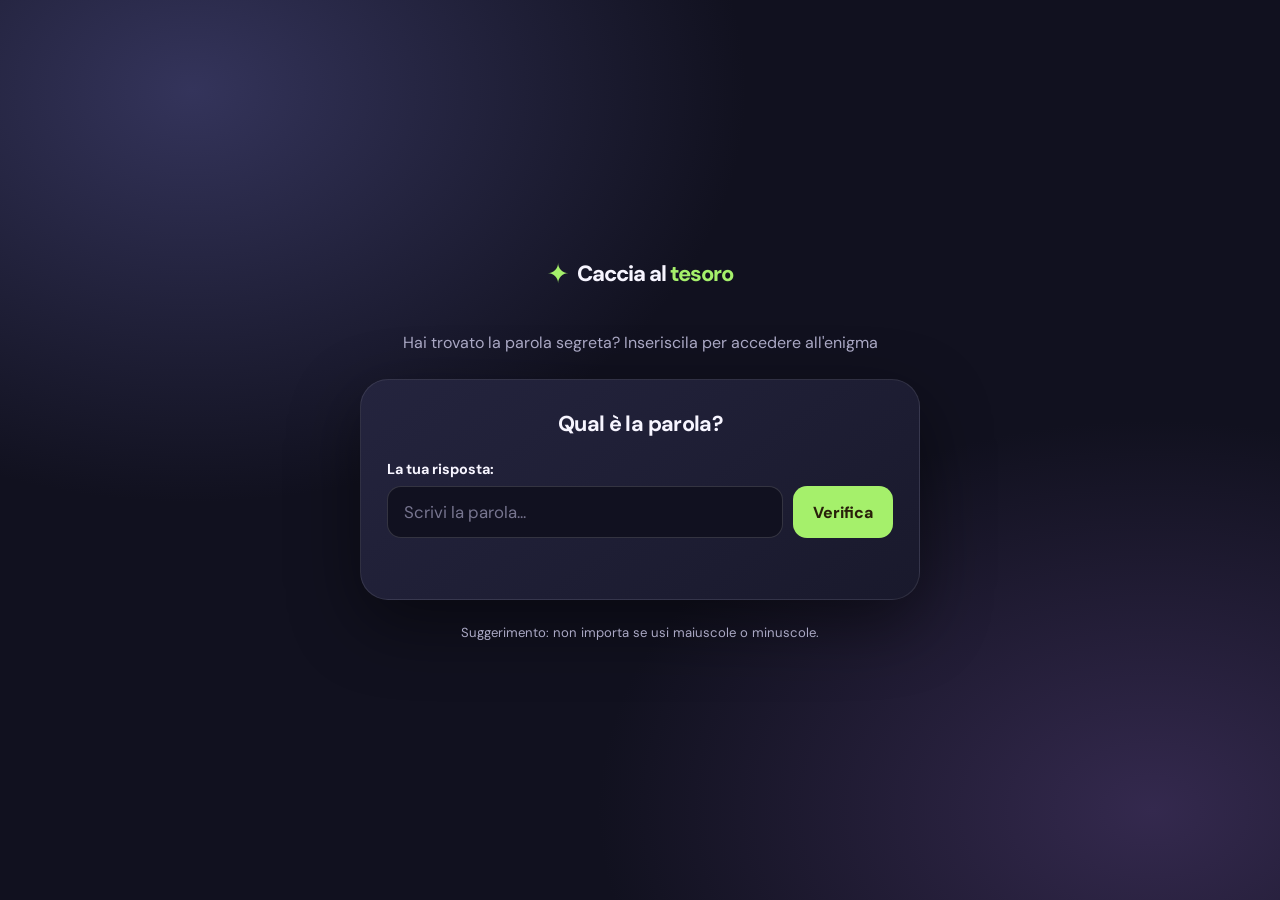
<file: index.html>
<!DOCTYPE html>
<html lang="it">
<head>
  <meta charset="UTF-8">
  <meta name="viewport" content="width=device-width, initial-scale=1.0">
  <meta name="theme-color" content="#11111f">
  <title>Caccia al tesoro</title>
  <link rel="stylesheet" href="style.css">
  <script src="config.js" defer></script>
  <script src="script.js" defer></script>
</head>
<body>
  <main class="app">
    <header class="topbar">
      <a class="brand" href="./" aria-label="Caccia al tesoro">
        <span class="brand-mark" aria-hidden="true">✦</span>
        <span>Caccia al <span class="brand-light">tesoro</span></span>
      </a>
    </header>

    <section class="intro">
      <!-- <p class="eyebrow">La prossima tappa ti aspetta</p> -->
      <!-- <h1>Caccia al tesoro</h1> -->
      <p class="subtitle">Hai trovato la parola segreta? Inseriscila per accedere all'enigma</p>
    </section>

    <section class="card" aria-labelledby="question-title">
      <!-- <div class="treasure-icon" aria-hidden="true">🔎</div> -->
      <h2 id="question-title">Qual è la parola?</h2>
      <form id="answerForm" novalidate>
        <label for="answer">La tua risposta:</label>
        <div class="answer-row">
          <input
            id="answer"
            name="answer"
            type="text"
            placeholder="Scrivi la parola..."
            autocomplete="off"
            autocapitalize="none"
            spellcheck="false"
            required
          >
          <button type="submit">Verifica</button>
        </div>
        <p id="feedback" class="feedback" role="status" aria-live="polite"></p>
      </form>
      <!-- <p class="hint">Attenzione: </p> -->
    </section>
    <footer>Suggerimento: non importa se usi maiuscole o minuscole.</footer>
  </main>
</body>
</html>
</file>
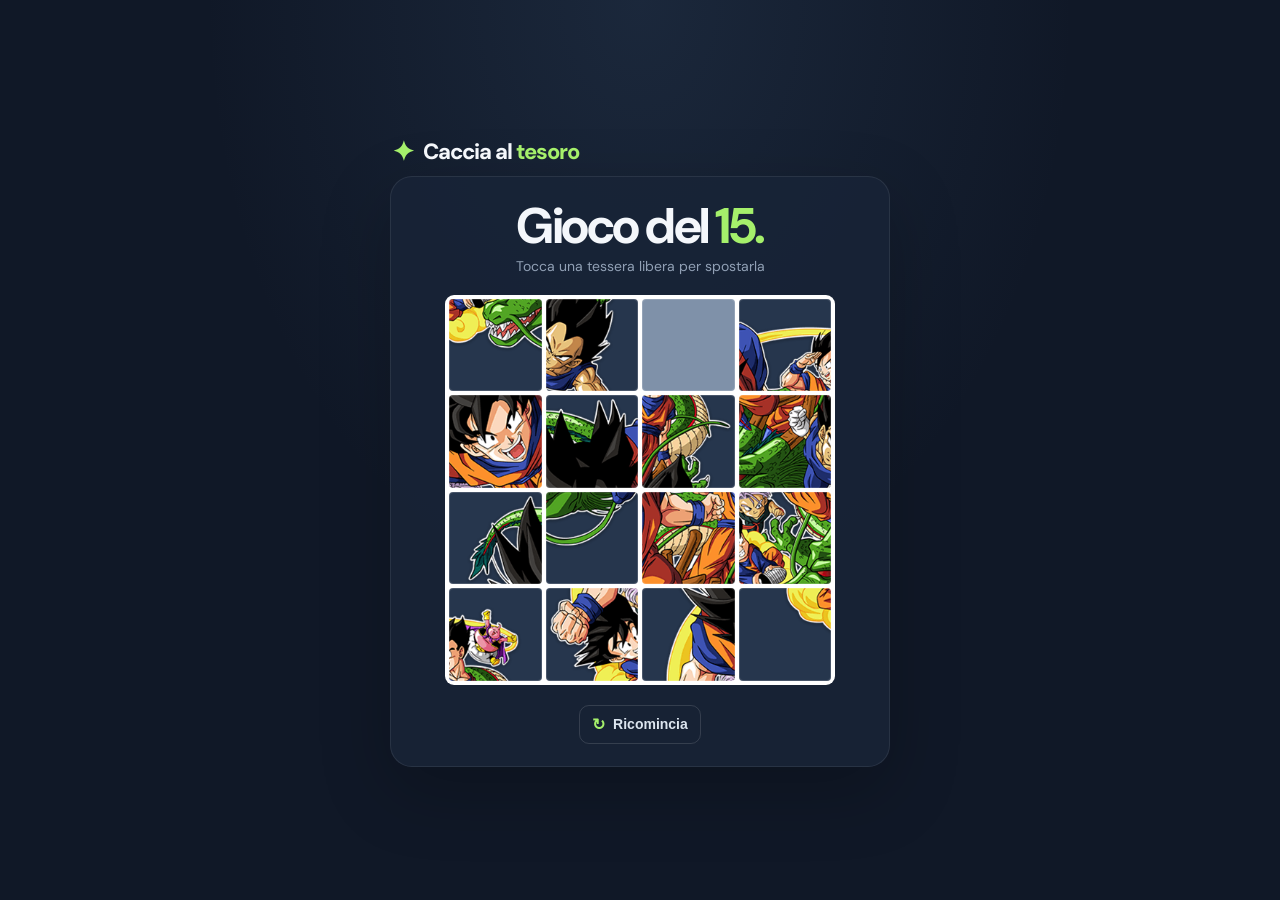
<file: g15/index.html>
<!DOCTYPE html>
<html lang="it">

<head>
    <meta charset="UTF-8">
    <meta name="viewport" content="width=device-width, initial-scale=1.0">
    <meta name="theme-color" content="#101827">
    <title>Il Gioco del 15</title>
    <link rel="preconnect" href="https://fonts.googleapis.com">
    <link rel="preconnect" href="https://fonts.gstatic.com" crossorigin>
    <link href="https://fonts.googleapis.com/css2?family=DM+Sans:wght@400;500;600;700;800&display=swap"
        rel="stylesheet">
    <link rel="stylesheet" href="style.css">

</head>

<body>
    <main class="game-shell">
        <header class="topbar">
            <a class="brand" href="#" aria-label="Gioco del 15, pagina iniziale">
<!--                 <span class="brand-mark">❋</span>
                <span>man<span class="brand-light">fry</span></span> -->
        <span class="brand-mark" aria-hidden="true">✦</span>
        <span>Caccia al <span class="brand-light">tesoro</span></span>
            </a>
        </header>
        <div class="game-container">
            <h1 id="game-title">Gioco del <span>15.</span></h1>
            <p class="subtitle">Tocca una tessera libera per spostarla</p>
            <!-- Griglia di gioco -->
            <div id="board" class="board"></div>

            <!-- Schermata di vittoria con immagine -->
            <div id="win-screen" class="win-screen">
                <!-- Puoi sostituire l'URL dell'immagine con una a tua scelta -->
                <!-- <img src="images/junior.png" alt="Immagine di Vittoria"> -->
                <div class="win-message">🏆 Enigma: <br></gr><span class="brand-light">Chi è?</span></div>
                <div>
                    <span>∗ È <span class="brand-light">amico</span> di Goku</span>
                </div>
                <div>
                    <span>∗ È nato su <span class="brand-light">Namecc</span></span>
                </div>
                <div>
                    <span>∗ La sua tecnica principale è il <span class="brand-light">cannone demoniaco</span></span>
                </div>
            </div>

            <button id="shuffle-btn" class="btn" type="button"><span aria-hidden="true">↻</span> Ricomincia</button>

        </div>
    </main>
    <script src="script.js"></script>
</body>

</html>
</file>
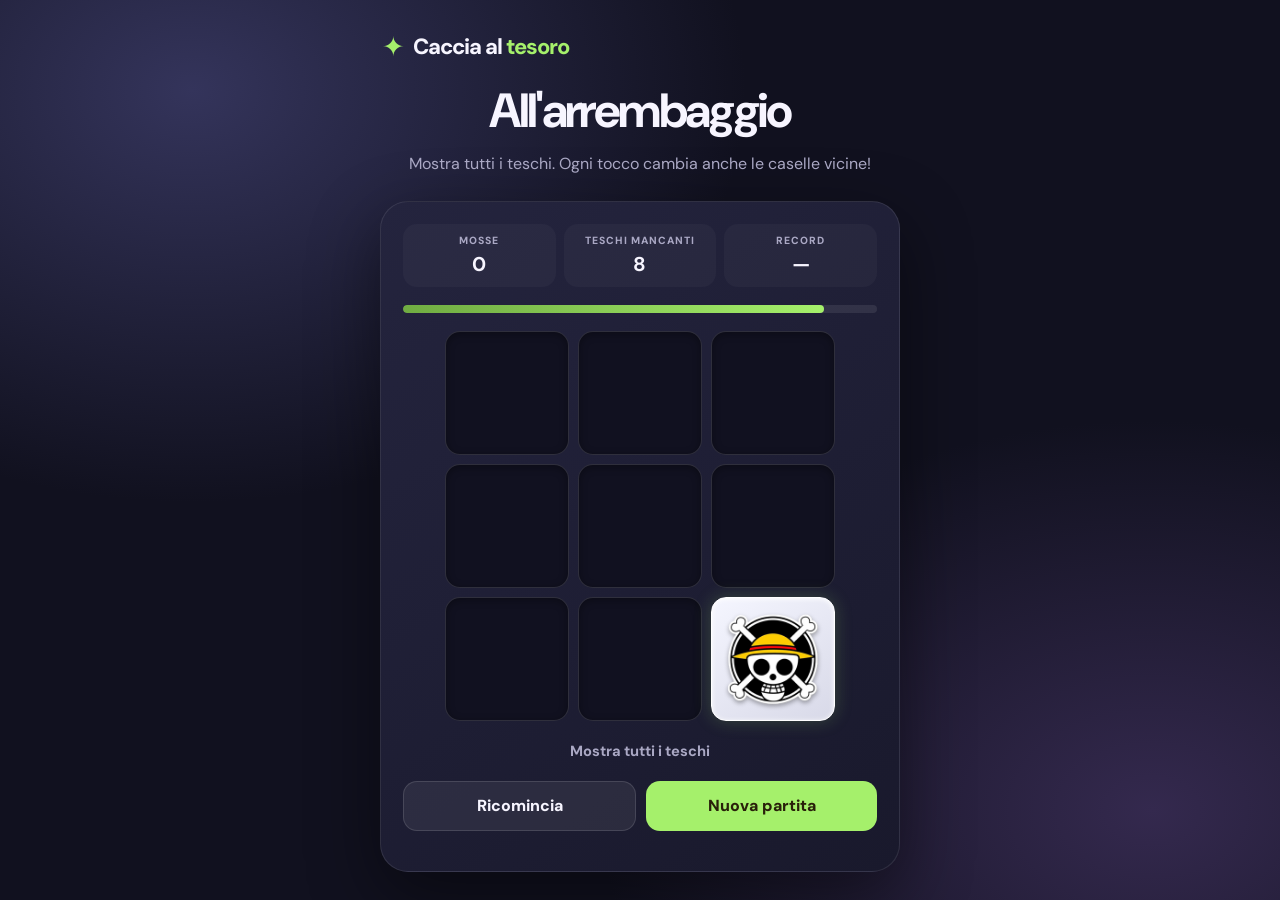
<file: lightsout/index.html>
<!doctype html>
<html lang="it">
<head>
  <meta charset="utf-8">
  <meta name="viewport" content="width=device-width, initial-scale=1">
  <meta name="theme-color" content="#11111f">
  <title>Lights Out</title>
  <link rel="stylesheet" href="style.css">
  <script src="game.js" defer></script>
</head>
<body>
  <main class="app">
    <div class="topbar">
      <a class="brand" href="#" aria-label="Lights Out">
        <!-- <span class="brand-mark" aria-hidden="true">✦</span>
        <span>Lights<span class="brand-light">Out</span></span> -->
        <span class="brand-mark" aria-hidden="true">✦</span>
        <span>Caccia al <span class="brand-light">tesoro</span></span>
      </a>
      <!-- <span class="level-pill" id="levelLabel">LIVELLO 1</span> -->
    </div>

    <!-- <p class="eyebrow"><span aria-hidden="true">●</span> PUZZLE DI LOGICA</p> -->
    <h1>All'arrembaggio</h1>
    <p class="intro">Mostra tutti i teschi. Ogni tocco cambia anche le caselle vicine!</p>

    <section class="card" aria-label="Gioco Lights Out">
      <div class="stats">
        <div><span class="stat-label">MOSSE</span><strong id="moves">0</strong></div>
        <div><span class="stat-label">TESCHI MANCANTI</span><strong id="lights">0</strong></div>
        <div><span class="stat-label">RECORD</span><strong id="best">—</strong></div>
      </div>

      <div class="progress-track" aria-label="Teschi mancanti">
        <div class="progress-fill" id="progress"></div>
      </div>

      <div class="board-wrap">
        <div class="board" id="board" role="group" aria-label="Griglia di gioco"></div>
      </div>

      <p class="feedback" id="feedback" role="status" aria-live="polite"></p>

      <div class="actions">
        <button class="secondary" id="restartBtn" type="button">Ricomincia</button>
        <button id="newGameBtn" type="button">Nuova partita</button>
      </div>
      <p class="hint" id="hint"></p>
    </section>
    <!-- <p class="footer-note">Un piccolo rompicapo per allenare la mente ✨</p> -->
  </main>
</body>
</html>
</file>
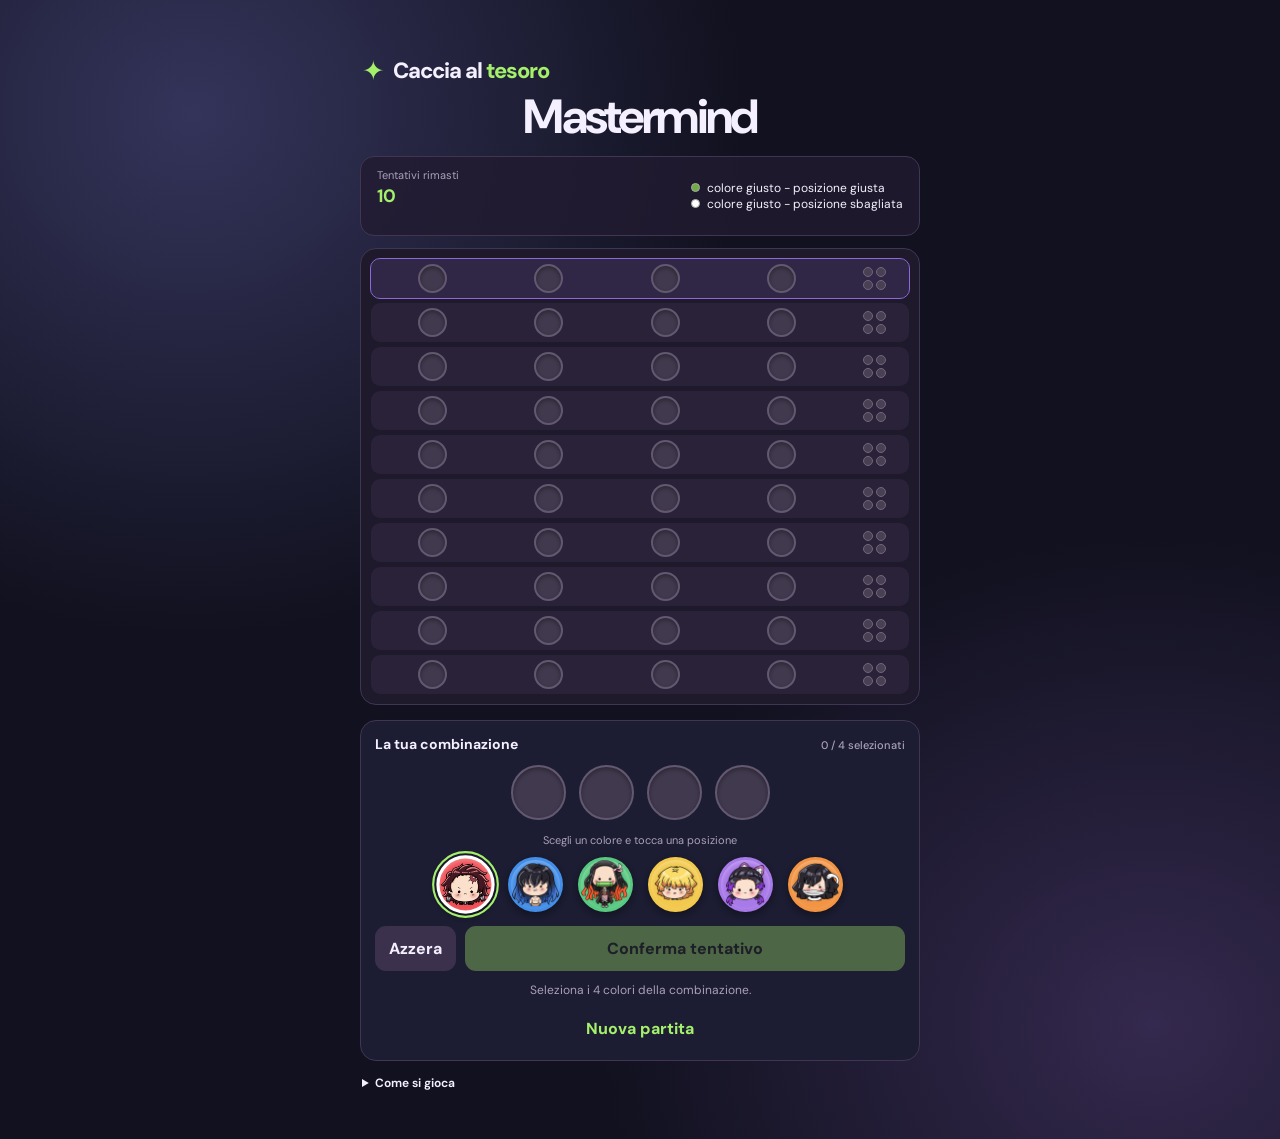
<file: mastermind/index.html>
<!doctype html>
<html lang="it">
<head>
  <meta charset="utf-8">
  <meta name="viewport" content="width=device-width, initial-scale=1, viewport-fit=cover">
  <meta name="theme-color" content="#171322">
  <link rel="preconnect" href="https://fonts.googleapis.com">
  <link rel="preconnect" href="https://fonts.gstatic.com" crossorigin>
  <link href="https://fonts.googleapis.com/css2?family=DM+Sans:wght@400;500;600;700;800&display=swap" rel="stylesheet">
  <title>Mastermind</title>
  <link rel="stylesheet" href="style.css">
</head>
<body>
  <main class="app">
    <!-- <header>
      <p class="eyebrow">LOGICA · DEDUZIONE</p>
      <h1>Mastermind</h1>
      <p class="subtitle">Indovina il codice segreto prima di esaurire i tentativi.</p>
    </header> -->
    <header class="topbar">
      <a class="brand" href="#" aria-label="Mastermind">
<!--         <span class="brand-mark">❋</span>
        <span>man<span class="brand-light">fry</span></span> -->
        <span class="brand-mark" aria-hidden="true">✦</span>
        <span>Caccia al <span class="brand-light">tesoro</span></span>
      </a>
      <div class="break"></div>
      <h1>Mastermind</h1>
    </header>
    
    <section class="status">
      <div><span class="status-label">Tentativi rimasti</span><strong id="remaining">10</strong></div>
      <!-- <div><span class="status-label">Codice</span><strong>4 colori</strong></div> -->
       <div class="status-info">
      <ul>
        <li><b class="black-dot"></b> colore giusto - posizione giusta</li>
        <li><b class="white-dot"></b> colore giusto - posizione sbagliata</li>
      </ul>
      </div>
    </section>

    <section class="board-wrap" aria-label="Tabellone di gioco">
      <div id="board" class="board"></div>
    </section>

    <section class="controls">
      <div class="current-title">
        <span>La tua combinazione</span>
        <small id="selection-count">0 / 4 selezionati</small>
      </div>
      <div id="current-code" class="current-code" aria-label="Combinazione corrente"></div>
      <div class="palette-title">Scegli un colore e tocca una posizione</div>
      <div id="palette" class="palette" aria-label="Palette colori"></div>
      <div class="actions">
        <button id="clear" class="secondary">Azzera</button>
        <button id="submit" class="primary" disabled>Conferma tentativo</button>
      </div>
      <p id="message" class="message" aria-live="polite">Seleziona i 4 colori della combinazione.</p>
      <button id="new-game" class="new-game">Nuova partita</button>
    </section>

    <details class="rules">
      <summary>Come si gioca</summary>
      <p>Il codice segreto è composto da 4 colori scelti tra i 6 disponibili. I colori possono ripetersi.</p>
      <p>Dopo ogni tentativo riceverai degli indizi:</p>
      <ul>
        <li><b class="black-dot"></b> colore giusto nella posizione giusta;</li>
        <li><b class="white-dot"></b> colore giusto ma nella posizione sbagliata.</li>
      </ul>
      <p>Gli indizi non indicano a quali posizioni si riferiscono. Hai 10 tentativi per trovare il codice.</p>
    </details>
    <!-- <footer>MASTER MIND <span>•</span> PUZZLE DI LOGICA</footer> -->
  </main>
  <script src="game.js"></script>
</body>
</html>
</file>
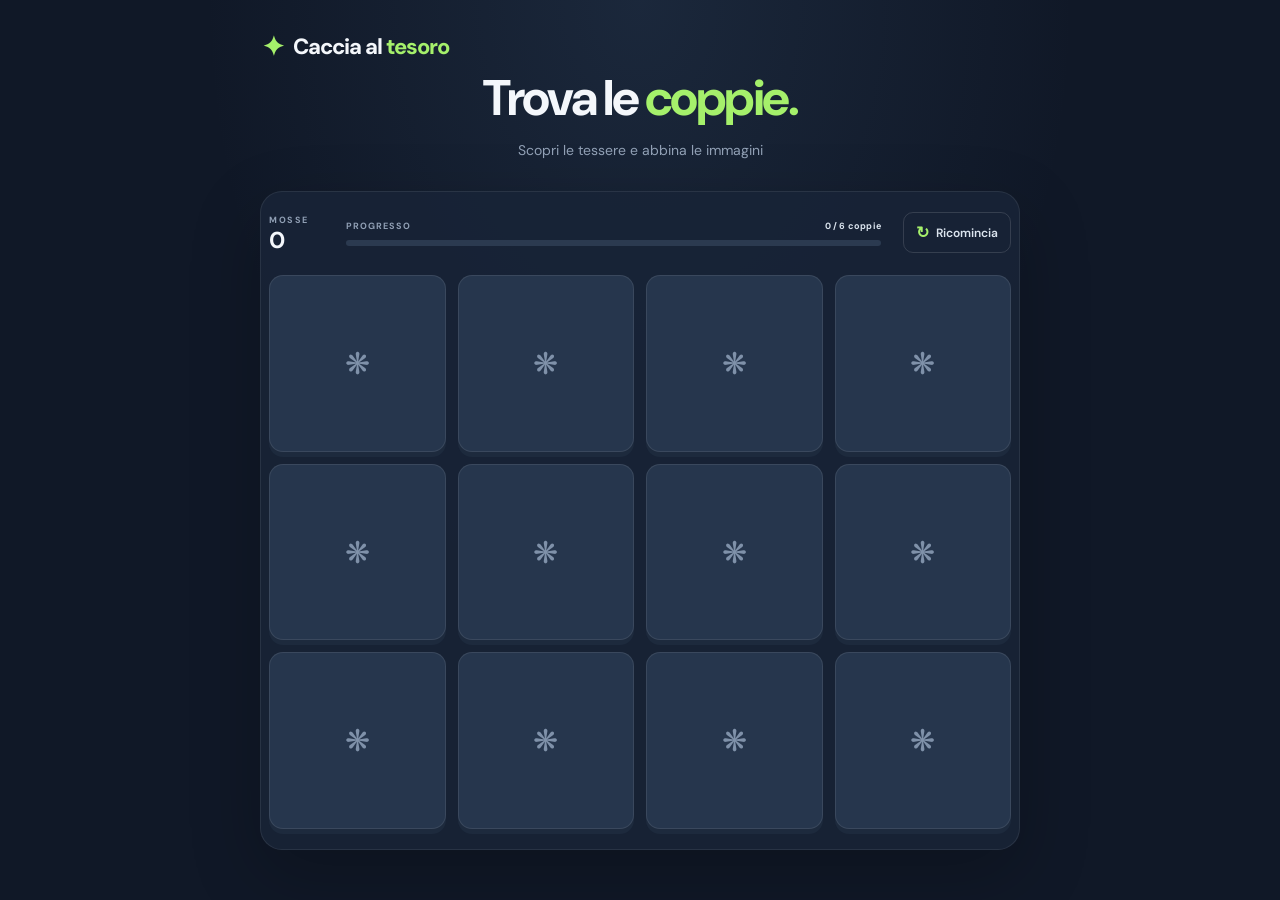
<file: memory/index.html>
<!DOCTYPE html>
<html lang="it">
<head>
  <meta charset="UTF-8">
  <meta name="viewport" content="width=device-width, initial-scale=1.0">
  <meta name="theme-color" content="#101827">
  <title>Memory</title>
  <link rel="preconnect" href="https://fonts.googleapis.com">
  <link rel="preconnect" href="https://fonts.gstatic.com" crossorigin>
  <link href="https://fonts.googleapis.com/css2?family=DM+Sans:wght@400;500;600;700;800&display=swap" rel="stylesheet">
  <link rel="stylesheet" href="style.css">
  <script src="script.js" defer></script>
</head>
<body>
  <main class="game-shell">
    <header class="topbar">
      <a class="brand" href="#" aria-label="Memory, pagina iniziale">
        <!-- <span class="brand-mark">❋</span> -->
        <!-- <span>man<span class="brand-light">fry</span></span> -->
        <span class="brand-mark" aria-hidden="true">✦</span>
        <span>Caccia al <span class="brand-light">tesoro</span></span>
      </a>
    </header>

    <section class="intro" aria-labelledby="game-title">
      <h1 id="game-title">Trova le <span>coppie.</span></h1>
      <p class="subtitle">Scopri le tessere e abbina le immagini</p>
    </section>
    <section class="game-panel" aria-label="Gioco Memory">
      <div class="game-info" id="game-info">
        <div class="stat">
          <span class="stat-label">MOSSE</span>
          <strong id="moves">0</strong>
        </div>
        <div class="progress-wrap">
          <div class="progress-copy"><span>PROGRESSO</span><span id="progress-text">0 / 6 coppie</span></div>
          <div class="progress-track"><div class="progress-fill" id="progress-fill"></div></div>
        </div>
        <button class="restart-btn" id="restart" type="button"><span aria-hidden="true">↻</span> Ricomincia</button>
      </div>
      <div class="win-message" id="win-message" role="status" aria-live="polite" hidden>
        <span class="win-icon">🏆</span>
        <div>Enigma: <strong>Cosa sono le coppie?</strong></div>
        <button type="button" id="play-again">Gioca ancora</button>
      </div>
      <div class="board" id="board" aria-label="12 tessere da abbinare">
        <!-- Le tessere vengono create da script.js -->
      </div>
    </section>
  </main>
</body>
</html>
</file>
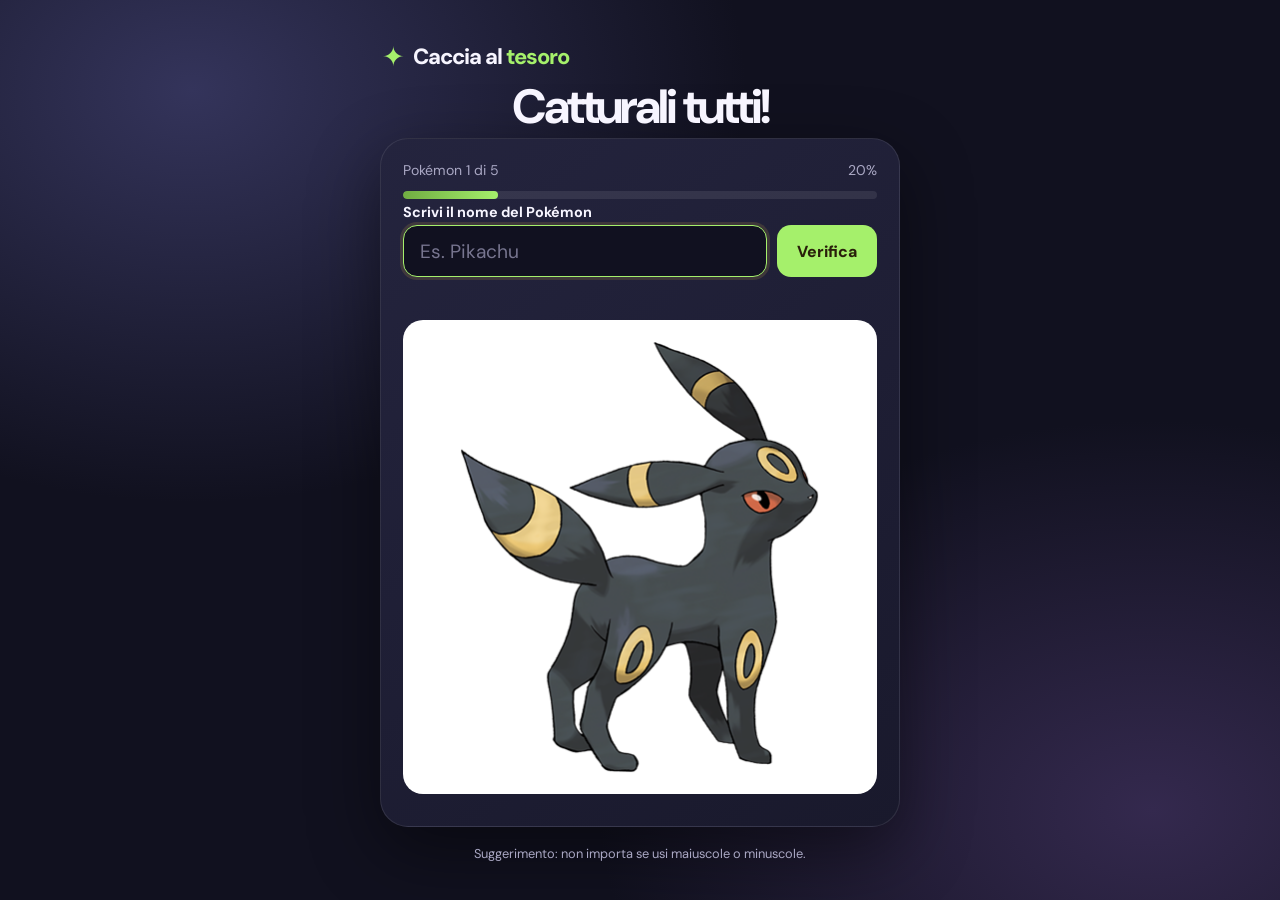
<file: pokemon/index.html>
<!DOCTYPE html>
<html lang="it">

<head>
  <meta charset="UTF-8">
  <meta name="viewport" content="width=device-width, initial-scale=1">
  <meta name="theme-color" content="#17172b">
  <link rel="preconnect" href="https://fonts.googleapis.com">
  <link rel="preconnect" href="https://fonts.gstatic.com" crossorigin>
  <link href="https://fonts.googleapis.com/css2?family=DM+Sans:wght@400;500;600;700;800&display=swap" rel="stylesheet">
  <title>PokéQuiz - Cattura i Pokémon</title>
  <link rel="stylesheet" href="style.css">
</head>

<body>
  <main class="app">
    <header class="topbar">
      <a class="brand" href="#" aria-label="Gioco del 15, pagina iniziale">
<!--         <span class="brand-mark">❋</span>
        <span>man<span class="brand-light">fry</span></span> -->
        <span class="brand-mark" aria-hidden="true">✦</span>
        <span>Caccia al <span class="brand-light">tesoro</span></span>
      </a>
    </header>
    <h1>Catturali tutti!</h1>
    <section class="card" aria-label="Quiz Pokémon">
      <div class="progress-row">
        <span id="counter">Pokémon 1 di 5</span>
        <span id="percent">20%</span>
      </div>
      <div class="progress-track" role="progressbar" aria-label="Avanzamento" aria-valuemin="0" aria-valuemax="5"
        aria-valuenow="1" id="progress">
        <div class="progress-fill" id="progressFill"></div>
      </div>
      <form id="answerForm">
        <label for="pokemonName">Scrivi il nome del Pokémon</label>
        <div class="answer-row">
          <input id="pokemonName" name="pokemonName" type="text" placeholder="Es. Pikachu" autocomplete="off"
            autocapitalize="none" spellcheck="false" required>
          <button type="submit">Verifica</button>
        </div>
        <p id="feedback" class="feedback" role="status" aria-live="polite"></p>
      </form>
      <div class="image-frame">
        <img id="pokemonImage" src="images/197.png" alt="Immagine del Pokémon da indovinare">
      </div>
    </section>
    <p class="hint">Suggerimento: non importa se usi maiuscole o minuscole.</p>
  </main>
  <script src="script.js"></script>
</body>

</html>
</file>
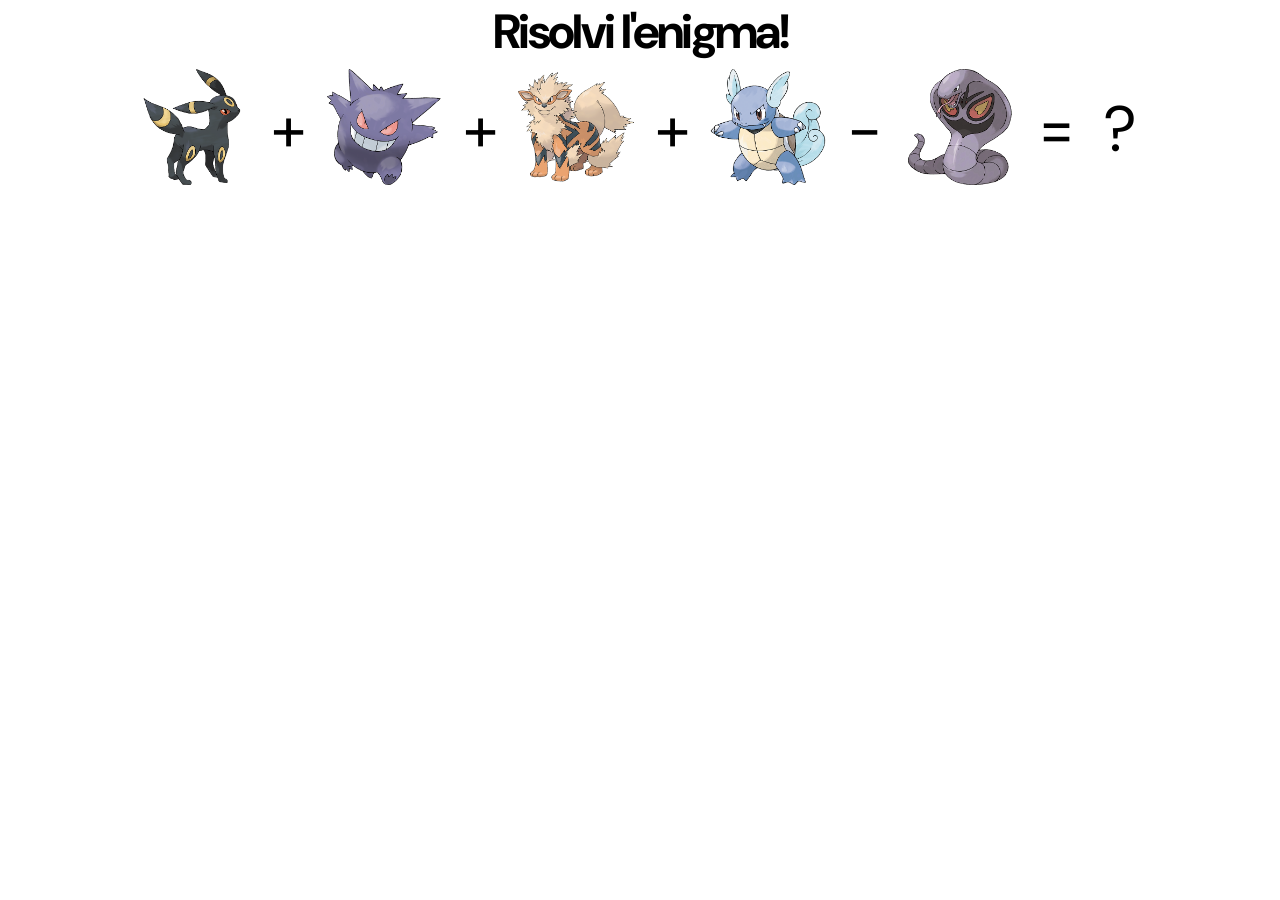
<file: pokemon/enigma.html>
<!DOCTYPE html>
<html lang="it">

<head>
    <meta charset="UTF-8">
    <meta name="viewport" content="width=device-width, initial-scale=1.0">
    <link rel="preconnect" href="https://fonts.googleapis.com">
    <link rel="preconnect" href="https://fonts.gstatic.com" crossorigin>
    <link href="https://fonts.googleapis.com/css2?family=DM+Sans:wght@400;500;600;700;800&display=swap"
        rel="stylesheet">

    <title>Pokédex</title>
    <link rel="stylesheet" href="enigma.css">
</head>

<body>
    <h1>Risolvi l'enigma!</h1> 
    <main class="page">
        
        <section class="cards">
            <div class="card"><img src="images/197.png" width="100%" height="100%"></div>
            <div class="symbol">+</div>
            <div class="card"><img src="images/094.png" width="100%" height="100%"></div>
            <div class="symbol">+</div>
            <div class="card"><img src="images/059.png" width="100%" height="100%"></div>
            <div class="symbol">+</div>
            <div class="card"><img src="images/008.png" width="100%" height="100%"></div>
            <div class="symbol">-</div>
            <div class="card"><img src="images/024.png" width="100%" height="100%"></div>
            <div class="symbol">=</div>
            <div class="symbol">?</div>
        </section>
    </main>
</body>

</html>
</file>
<file: style.css>
@import url('https://fonts.googleapis.com/css2?family=DM+Sans:wght@400;500;600;700;800&display=swap');

:root {
  color-scheme: dark;
  --bg: #11111f;
  --panel: #1c1c32;
  --panel-light: #272744;
  --text: #f7f5ff;
  --muted: #aaa8c4;
  --accent: #a5f06b;
  --accent-dark: #70ac42;
  --danger: #ff777e;
  --success: #77e0ad;
}

* { box-sizing: border-box; }

body {
  margin: 0;
  min-height: 100vh;
  display: grid;
  place-items: center;
  padding: 28px 16px;
  font-family: 'DM Sans', Inter, ui-sans-serif, system-ui, -apple-system, "Segoe UI", sans-serif;
  color: var(--text);
  background:
    radial-gradient(ellipse at 15% 10%, #34345b 0, transparent 36%),
    radial-gradient(ellipse at 90% 90%, #34294e 0, transparent 34%),
    var(--bg);
}

.app { width: min(100%, 560px); text-align: center; }

.topbar {
  display: flex;
  align-items: center;
  justify-content: center;
  margin-bottom: 42px;
}

.brand {
  display: inline-flex;
  align-items: center;
  gap: 9px;
  color: var(--text);
  text-decoration: none;
  font-size: 22px;
  font-weight: 800;
  letter-spacing: -1px;
}

.brand-mark, .brand-light { color: var(--accent); }
.brand-mark { font-size: 27px; line-height: 1; }

.eyebrow {
  display: inline-flex;
  align-items: center;
  gap: 8px;
  margin: 0 0 12px;
  color: var(--accent);
  font-size: .78rem;
  font-weight: 800;
  letter-spacing: .18em;
  text-transform: uppercase;
}

h1 {
  margin: 0;
  font-size: clamp(2rem, 7vw, 3rem);
  letter-spacing: -.055em;
}

.subtitle { margin: 10px 0 24px; color: var(--muted); line-height: 1.6; }

.card {
  overflow: hidden;
  padding: 30px 26px 24px;
  border: 1px solid #ffffff18;
  border-radius: 28px;
  background: linear-gradient(145deg, #24243e, #19192c);
  box-shadow: 0 24px 70px #0007;
}

.treasure-icon {
  display: grid;
  place-items: center;
  width: 64px;
  height: 64px;
  margin: 0 auto 16px;
  border-radius: 20px;
  background: #a5f06b18;
  font-size: 30px;
}

h2 { margin: 0 0 22px; font-size: 1.35rem; letter-spacing: -.03em; }

label {
  display: block;
  margin: 4px 0 8px;
  text-align: left;
  font-size: .9rem;
  font-weight: 700;
}

.answer-row { display: flex; gap: 10px; }

input {
  min-width: 0;
  flex: 1;
  height: 52px;
  padding: 0 16px;
  border: 1px solid #ffffff26;
  border-radius: 14px;
  outline: none;
  background: #111120;
  color: var(--text);
  font: inherit;
  font-size: 1.05rem;
  transition: border-color .2s, box-shadow .2s;
}

input::placeholder { color: #77758f; }
input:focus { border-color: var(--accent); box-shadow: 0 0 0 3px #a5f06b22; }

button {
  min-height: 52px;
  padding: 0 20px;
  border: 0;
  border-radius: 14px;
  background: var(--accent);
  color: #29200a;
  font: inherit;
  font-weight: 800;
  cursor: pointer;
  transition: transform .15s, background .15s;
}

button:hover { background: var(--accent-dark); transform: translateY(-1px); }
button:active { transform: translateY(0); }
button:focus-visible { outline: 3px solid var(--text); outline-offset: 3px; }

.feedback {
  min-height: 25px;
  margin: 12px 0 0;
  font-size: .92rem;
  font-weight: 700;
}
.feedback.error { color: var(--danger); }
.feedback.correct { color: var(--success); }

.hint { margin: 18px 0 0; color: var(--muted); font-size: .8rem; line-height: 1.5; }
footer { margin-top: 24px; color: var(--muted); font-size: .82rem; }

@media (max-width: 480px) {
  .card { padding: 22px 16px; border-radius: 22px; }
  .answer-row { flex-direction: column; }
  .answer-row input{  min-height: 50px; }
  button { width: 100%; }
  .topbar { margin-bottom: 30px; }
}
</file>
<file: g15/style.css>
@import url('https://fonts.googleapis.com/css2?family=DM+Sans:wght@400;500;600;700;800&display=swap');

:root {
    color-scheme: dark;
    --bg: #101827;
    --panel: #182437;
    --panel-border: rgba(255, 255, 255, .08);
    --text: #f4f7fb;
    --muted: #91a0b5;
    --accent: #a5f06b;
}

* { box-sizing: border-box; }
body {
    display: flex;
    justify-content: center;
    align-items: center;
    min-height: 100vh;
    margin: 0;
    padding: 20px 12px;
    background: radial-gradient(ellipse at 50% 0%, rgba(76, 111, 151, .18), transparent 48%), var(--bg);
    color: var(--text);
    font-family: 'DM Sans', sans-serif;
}
.game-shell { width: min(500px, 100%); margin: 0 auto; }
.topbar { display: flex; align-items: center; justify-content: space-between; padding: 4px 2px 10px; }
.brand { display: inline-flex; align-items: center; gap: 9px; color: var(--text); text-decoration: none; font-size: 22px; font-weight: 800; letter-spacing: -1px; }
.brand-mark, .brand-light { color: var(--accent); }
.brand-mark { font-size: 27px; line-height: 1; }
.game-container { text-align: center; padding: 22px; background: rgba(24, 36, 55, .88); border: 1px solid var(--panel-border); border-radius: 22px; box-shadow: 0 24px 70px rgba(0, 0, 0, .22); }
h1 { margin: 0; font-size: clamp(32px, 4vw, 50px); line-height: 1.08; letter-spacing: -2.5px; }
h1 span { color: var(--accent); }
.subtitle { margin: 4px auto 4px; color: var(--muted); font-size: 14px; line-height: 1.4; }
.board {
    display: grid;
    grid-template-columns: repeat(4, minmax(0, 1fr));
    grid-template-rows: repeat(4, minmax(0, 1fr));
    gap: 4px;
    width: min(390px, 100%);
    aspect-ratio: 1;
    padding: 4px;
    margin: 18px auto 20px;
    background: #fff;
    border-radius: 9px;
}
.tile {
    min-width: 0;
    min-height: 0;
    padding: 0;
    border: 1px solid rgba(255,255,255,.16);
    border-radius: 4px;
    background-color: #26364d;
    background-image: url('images/dragon_ball.png');
    background-size: 400% 400%;
    background-repeat: no-repeat;
    cursor: pointer;
    transition: filter .15s ease;
}
.tile:hover { filter: brightness(1.14); }
.tile:focus-visible { outline: 3px solid var(--accent); outline-offset: -3px; }
.tile.empty { background: #7f91a9; cursor: default; }
.win-screen {
    display: none;
    width: min(390px, 100%);
    aspect-ratio: 1;
    margin: 18px auto 20px;
    overflow: hidden;
    position: relative;
    text-align: left;
    line-height: 1.6;
}
.win-screen img { display: block; width: 100%; height: 100%; object-fit: cover; }
.win-message { 
    /* position: absolute; 
    bottom: 0; left: 0; */
    text-align: center;
    border-radius: 9px;
    background: rgba(0,0,0,.65); 
    color: white; width: 100%;
    padding: 10px 0; 
    font-size: 20px; 
    font-weight: bold; 
    margin-bottom: 10px;
}
.btn { border: 1px solid rgba(255,255,255,.13); border-radius: 10px; background: transparent; color: #dce5ef; padding: 9px 12px; font-size: 14px; font-weight: 600; cursor: pointer; transition: background .2s, border-color .2s; }
.btn:hover { background: rgba(255,255,255,.06); border-color: rgba(255,255,255,.28); }
.btn span { color: var(--accent); font-size: 16px; vertical-align: -1px; margin-right: 4px; }
@media (max-width: 420px) { .game-container { padding: 16px 10px; } .board { gap: 3px; padding: 3px; } }
</file>
<file: lightsout/style.css>
@import url('https://fonts.googleapis.com/css2?family=DM+Sans:wght@400;500;600;700;800&display=swap');

:root {
  color-scheme: dark;
  --bg: #11111f;
  --panel: #1c1c32;
  --panel-light: #272744;
  --text: #f7f5ff;
  --muted: #aaa8c4;
  --accent: #a5f06b;
  --accent-dark: #70ac42;
  --danger: #ff777e;
  --success: #77e0ad;
}
* { box-sizing: border-box; }
body {
  margin: 0; min-height: 100vh; display: grid; place-items: center;
  padding: 28px 16px; font-family: 'DM Sans', Inter, ui-sans-serif, system-ui, sans-serif;
  color: var(--text);
  background: radial-gradient(ellipse at 15% 10%, #34345b 0, transparent 36%),
              radial-gradient(ellipse at 90% 90%, #34294e 0, transparent 34%), var(--bg);
}
.app { width: min(100%, 520px); text-align: center; }
.topbar { display:flex; align-items:center; justify-content:space-between; padding:4px 2px 18px; }
.brand { display:inline-flex; align-items:center; gap:9px; color:var(--text); text-decoration:none; font-size:22px; font-weight:800; letter-spacing:-1px; }
.brand-mark, .brand-light { color:var(--accent); }
.brand-mark { font-size:27px; line-height:1; }
.level-pill { color:var(--accent); background:#a5f06b18; border:1px solid #a5f06b40; border-radius:999px; padding:7px 12px; font-size:.72rem; font-weight:800; letter-spacing:.12em; }
.eyebrow { display:inline-flex; align-items:center; gap:8px; margin:0 0 12px; color:var(--accent); font-size:.78rem; font-weight:800; letter-spacing:.18em; }
h1 { margin:0; font-size:clamp(2rem, 7vw, 3rem); letter-spacing:-.055em; }
.intro { margin:10px 0 24px; color:var(--muted); line-height:1.55; }
.card { overflow:hidden; padding:22px; border:1px solid #ffffff18; border-radius:28px; background:linear-gradient(145deg,#24243e,#19192c); box-shadow:0 24px 70px #0007; }
.stats { display:grid; grid-template-columns:repeat(3,1fr); gap:8px; margin-bottom:18px; }
.stats > div { display:grid; gap:4px; padding:10px 5px; border-radius:14px; background:#ffffff08; }
.stat-label { color:var(--muted); font-size:.65rem; font-weight:800; letter-spacing:.1em; }
.stats strong { font-size:1.25rem; }
.progress-track { height:8px; overflow:hidden; border-radius:20px; background:#ffffff16; }
.progress-fill { width:100%; height:100%; border-radius:inherit; background:linear-gradient(90deg,var(--accent-dark),var(--accent)); transition:width .25s ease; }
.board-wrap { display:grid; place-items:center; padding:18px 0 8px; }
.board { display:grid; grid-template-columns:repeat(3,1fr); gap:9px; width:min(100%,390px); aspect-ratio:1; }
.cell {
  position:relative; display:grid; place-items:center; min-width:0; padding:0;
  border:1px solid #ffffff20; border-radius:15px; background:#111120;
  box-shadow:inset 0 2px 8px #0005; cursor:pointer; transition:background .18s, transform .12s, border-color .18s, box-shadow .18s;
}
.cell:hover { transform:translateY(-2px); border-color:#a5f06b80; }
.cell:active { transform:scale(.96); }
.cell:focus-visible { outline:3px solid var(--accent); outline-offset:3px; }
.cell.off { background:linear-gradient(145deg,#f5f6ff,#d8d9e8); border-color:#fff; box-shadow:0 0 18px #a5f06b35,inset 0 1px 5px #fff; }
.cell img { display:block; width:76%; height:76%; object-fit:contain; pointer-events:none; filter:drop-shadow(0 2px 2px #0005); }
/*
.cell:not(.on)::after { content:""; width:13px; height:13px; border-radius:50%; background:#34344b; box-shadow:inset 0 2px 4px #0008; }
*/
.feedback { min-height:26px; margin:12px 0 14px; font-size:.92rem; font-weight:700; color:var(--muted); }
.feedback.error { color:var(--danger); }
.feedback.correct { color:var(--success); }
.actions { display:flex; gap:10px; }
button { min-height:50px; flex:1; padding:0 16px; border:0; border-radius:14px; background:var(--accent); color:#29200a; font:inherit; font-weight:800; cursor:pointer; transition:transform .15s,background .15s; }
button:hover { background:var(--accent-dark); transform:translateY(-1px); }
button:active { transform:translateY(0); }
button.secondary { background:#ffffff12; color:var(--text); border:1px solid #ffffff20; }
button.secondary:hover { background:#ffffff20; }
button.secondary.giveup{ background: #ffcb45; color:#29200a }
button.secondary.giveup:hover { background:#ffda70; }
button:disabled { opacity:.65; cursor:default; transform:none; }
.hint { margin:18px 0 0; color:var(--muted); font-size:1rem; line-height:1.5; }
.hint a:visited{ color:var(--muted); }
.hint a:hover{ color:var(--accent);  }
.footer-note { color:#77758f; font-size:.78rem; margin:18px 0 0; }
@media (max-width:420px) {
  .card { padding:16px; border-radius:22px; }
  .board { gap:6px; }
  .cell { border-radius:11px; }
  .actions { flex-direction:column; }
}
@media (prefers-reduced-motion:reduce) { *,*::before,*::after { transition:none !important; } }
</file>
<file: mastermind/style.css>
* {
  box-sizing: border-box;
}

:root {
  --bg: #171322;
  --panel: #211b30;
  --panel2: #2a2340;
  --line: #403653;
  --text: #f5f0ff;
  --muted: #aaa0bb;
  --lime: #a5f06b;
  --purple: #8d68d8;
  --bg: #11111f;
  --panel: #1c1c32;
  --panel-light: #272744;
  --accent: #a5f06b;
  --accent-dark: #70ac42;
  --danger: #ff777e;
  --success: #77e0ad;
}

body {
       margin: 0;
       min-height: 100vh;
       display: grid;
       place-items: center;
       padding: 28px 16px;
       font-family: 'DM Sans', Inter, ui-sans-serif, system-ui, -apple-system, "Segoe UI", sans-serif;
       color: var(--text);
       background:
           radial-gradient(ellipse at 15% 10%, #34345b 0, transparent 36%),
           radial-gradient(ellipse at 90% 90%, #34294e 0, transparent 34%),
           var(--bg);
}

.app {
  width: min(100% - 24px, 560px);
  margin: 0 auto;
  padding: 24px 0 18px;
}

header {
  text-align: center;
  margin-bottom: 4px;
}

.eyebrow {
  color: var(--lime);
  font-size: 11px;
  letter-spacing: .22em;
  font-weight: 800;
  margin: 0 0 7px;
}
.break {
  flex-basis: 100%;
  height: 0;
}
   h1 {
       margin: 0;
       font-size: clamp(2rem, 7vw, 3rem);
       letter-spacing: -.055em;
       width: 100%;
   }

.subtitle {
  color: var(--muted);
  font-size: 13px;
  margin: 5px 0 0;
}

.status {
  display: flex;
  justify-content: space-between;
  background: #211b30cc;
  border: 1px solid var(--line);
  border-radius: 14px;
  padding: 11px 16px;
  margin-bottom: 12px;
}

.status div {
  display: flex;
  flex-direction: column;
  gap: 2px;
}

/* .status div:last-child {
  text-align: right;
} */

.status-label {
  color: var(--muted);
  font-size: 11px;
}

.status strong {
  font-size: 18px;
  color: var(--lime);
}

.board-wrap {
  background: #1e192b;
  border: 1px solid var(--line);
  border-radius: 16px;
  padding: 10px;
}

.board {
  display: flex;
  flex-direction: column;
  gap: 5px;
}

.guess-row {
  min-height: 39px;
  display: grid;
  grid-template-columns: 1fr 58px;
  gap: 8px;
  align-items: center;
  padding: 3px 6px;
  border-radius: 9px;
  background: #292239;
}

.guess-row.active {
  outline: 1px solid #8d68d8;
  background: #302645;
}

.guess-pins {
  display: flex;
  justify-content: space-around;
  gap: 5px;
}

.pin {
  width: clamp(23px, 6vw, 29px);
  aspect-ratio: 1;
  border-radius: 50%;
  background: #41394e;
  border: 2px solid #62586f;
  box-shadow: inset 0 2px 4px #0005;
}

.pin.filled {
  border-color: #ffffff55;
}

.feedback {
  display: grid;
  grid-template-columns: repeat(2, 1fr);
  grid-template-rows: repeat(2, 1fr);
  gap: 3px;
  justify-self: center;
}

.feedback i {
  display: block;
  width: 10px;
  height: 10px;
  border-radius: 50%;
  background: #494153;
  border: 1px solid #71677d;
}

.feedback i.black {
  /* background: #08070c; */
  background-color: var(--accent-dark);
  border-color: #c9c2d3;
}

.feedback i.white {
  background: #fff;
  /* background-color: var(--danger); */
  border-color: #aaa;
}

.controls {
  margin-top: 15px;
  background: var(--panel);
  border: 1px solid var(--line);
  border-radius: 16px;
  padding: 14px;
}

.current-title {
  display: flex;
  justify-content: space-between;
  align-items: baseline;
  font-weight: 700;
  font-size: 14px;
}

.current-title small {
  color: var(--muted);
  font-size: 11px;
  font-weight: 500;
}

.current-code {
  display: flex;
  justify-content: center;
  gap: 13px;
  padding: 12px 0 13px;
}

.current-code .pin {
  width: clamp(45px, 10vw, 55px);
  cursor: pointer;
}

.palette-title {
  text-align: center;
  color: var(--muted);
  font-size: 11px;
  margin: 0 0 10px;
}

.palette {
  display: flex;
  justify-content: center;
  gap: clamp(8px, 3vw, 15px);
}

.color-choice {
  width: clamp(40px, 8vw, 55px);
  aspect-ratio: 1;
  border-radius: 50%;
  border: 3px solid transparent;
  cursor: pointer;
  box-shadow: inset 0 2px 5px #fff5, 0 3px 7px #0005;
}

.color-choice.selected {
  border-color: white;
  outline: 2px solid var(--lime);
  outline-offset: 2px;
  transform: scale(1.06);
}

.actions {
  display: flex;
  gap: 9px;
  margin-top: 14px;
}

button {
  font: inherit;
  cursor: pointer;
}

.primary,
.secondary,
.new-game {
  border: 0;
  border-radius: 11px;
  padding: 12px 14px;
  font-weight: 750;
}

.primary {
  flex: 1;
  background: var(--lime);
  color: #202414;
}

.primary:disabled {
  opacity: .35;
  cursor: not-allowed;
}

.secondary {
  background: #3b314d;
  color: var(--text);
}

.message {
  min-height: 19px;
  text-align: center;
  color: var(--muted);
  font-size: 12px;
  margin: 11px 0 0;
}

.message.success {
  color: var(--lime);
  font-weight: 700;
}

.message.error {
  color: #ff9b9b;
}

.new-game {
  display: block;
  margin: 10px auto 0;
  color: var(--lime);
  background: transparent;
  padding: 7px 12px;
}

.rules {
  margin: 13px 2px 0;
  color: var(--muted);
  font-size: 12px;
  line-height: 1.55;
}

.rules summary {
  color: var(--text);
  font-weight: 650;
  cursor: pointer;
}

.rules ul {
  padding-left: 18px;
}

.black-dot,
.white-dot {
  display: inline-block;
  width: 9px;
  height: 9px;
  border-radius: 50%;
  margin: 0 4px;
}

.black-dot {
  /* background: #08070c; */
  background-color: var(--accent-dark);
  border: 1px solid #aaa;
}

.white-dot {
  background: white;
  /* background-color: var(--danger); */
  border: 1px solid #aaa;
}

footer {
  text-align: center;
  color: #746a84;
  font-size: 9px;
  letter-spacing: .2em;
  margin-top: 17px;
}

footer span {
  color: var(--lime);
}

.topbar {
  display: flex;
  align-items: center;
  justify-content: space-between;
  padding: 4px 2px 4px;
          flex-wrap: wrap;
}

.brand {
  display: inline-flex;
  align-items: center;
  gap: 9px;
  color: var(--text);
  text-decoration: none;
  font-size: 22px;
  font-weight: 800;
  letter-spacing: -1px;
}

.brand-mark {
  color: var(--accent);
  font-size: 27px;
  line-height: 1;
}

.brand-light {
  color: var(--accent);
}

.buttonRosso{
  background-color: #f04e55;
  background-image: url(images/Rosso.png);
   background-size: cover;
   background-repeat: no-repeat;
}
.buttonGiallo{
  background-color: #f2c94c;
  background-image: url(images/Giallo.png);
   background-size: cover;
   background-repeat: no-repeat;
}
.buttonArancione{
  background-color: #f29443;
  background-image: url(images/Arancione.png);
   background-size: cover;
   background-repeat: no-repeat;
}
.buttonBlu{
  background-color: #438ee8;
  background-image: url(images/Blu.png);
   background-size: cover;
   background-repeat: no-repeat;
}
.buttonVerde{
  background-color: #59c982;
  background-image: url(images/Verde.png);
   background-size: cover;
   background-repeat: no-repeat;
}
.buttonViola{
  background-color: #a879e8;
  background-image: url(images/Viola.png);
   background-size: cover;
   background-repeat: no-repeat;
}
.status-info{
  text-align: left;
  font-size: 12px;
}

.status-info ul
{
    list-style-type: none;
    padding-inline-start: 0;
}
@media (max-width: 420px) {
  
  .body{
     padding: 8px 8px;
  }
  .app {
    width: min(100% - 16px, 560px);
    padding-top: 5px;
  }
   
  .guess-row {
    min-height: 35px;
  }

  .board-wrap {
    padding: 7px;
  }

  .controls {
    padding: 12px;
  }
}
</file>
<file: memory/style.css>
@import url('https://fonts.googleapis.com/css2?family=DM+Sans:wght@400;500;600;700;800&display=swap');

:root {
  color-scheme: dark;
  --bg: #101827;
  --panel: #182437;
  --panel-border: rgba(255,255,255,.08);
  --text: #f4f7fb;
  --muted: #91a0b5;
  --accent: #a5f06b;
  --accent-dark: #263d2a;
  --card-back: #26364d;
}

* { box-sizing: border-box; }

body {
  margin: 0;
  min-height: 100vh;
  padding: 28px 20px 34px;
  background:
    radial-gradient(ellipse at 50% 0%, rgba(76, 111, 151, .18), transparent 48%),
    var(--bg);
  color: var(--text);
  font-family: 'DM Sans', sans-serif;
}

button { font: inherit; }

.game-shell { width: min(760px, 100%); margin: 0 auto; }

.topbar {
  display: flex;
  align-items: center;
  justify-content: space-between;
  padding: 4px 2px 10px;
}

.brand {
  display: inline-flex;
  align-items: center;
  gap: 9px;
  color: var(--text);
  text-decoration: none;
  font-size: 22px;
  font-weight: 800;
  letter-spacing: -1px;
}
.brand-mark { color: var(--accent); font-size: 27px; line-height: 1; }
.brand-light { color: var(--accent); }
.top-note, .eyebrow, .stat-label, .progress-copy {
  color: var(--muted);
  font-size: 10px;
  font-weight: 700;
  letter-spacing: 1.5px;
}

.intro { text-align: center; margin-bottom: 30px; }
.eyebrow { color: var(--accent); margin: 0 0 12px; }
h1 { margin: 0; font-size: clamp(32px, 4vw, 50px); line-height: 1.08; letter-spacing: -2.5px; }
h1 span { color: var(--accent); }
.subtitle { max-width: 470px; margin: 14px auto 0; color: var(--muted); font-size: 14px; line-height: 1.6; }

.game-panel {
  padding: 20px 8px 20px 8px;
  background: rgba(24, 36, 55, .88);
  border: 1px solid var(--panel-border);
  border-radius: 22px;
  box-shadow: 0 24px 70px rgba(0,0,0,.22);
}

.game-info {
  display: flex;
  align-items: center;
  gap: 22px;
  margin-bottom: 22px;
}
.stat { min-width: 55px; display: flex; flex-direction: column; gap: 3px; }
.stat-label { font-size: 9px; }
.stat strong { font-size: 23px; line-height: 1; }
.progress-wrap { flex: 1; min-width: 80px; }
.progress-copy { display: flex; justify-content: space-between; gap: 8px; font-size: 9px; letter-spacing: 1px; margin-bottom: 8px; }
.progress-copy span:last-child { color: #dce5ef; letter-spacing: .2px; }
.progress-track { height: 6px; overflow: hidden; background: #2b3a50; border-radius: 10px; }
.progress-fill { height: 100%; width: 0%; background: var(--accent); border-radius: inherit; transition: width .3s ease; }
.restart-btn {
  border: 1px solid rgba(255,255,255,.13);
  border-radius: 10px;
  background: transparent;
  color: #dce5ef;
  padding: 9px 12px;
  font-size: 12px;
  font-weight: 600;
  cursor: pointer;
  transition: background .2s, border-color .2s;
}
.restart-btn:hover { background: rgba(255,255,255,.06); border-color: rgba(255,255,255,.28); }
.restart-btn span { color: var(--accent); font-size: 16px; vertical-align: -1px; margin-right: 4px; }

.board {
  display: grid;
  grid-template-columns: repeat(4, minmax(0, 1fr));
  gap: 12px;
}

.tile {
  position: relative;
  aspect-ratio: 1 / 1;
  padding: 0;
  border: 0;
  border-radius: 14px;
  background: transparent;
  perspective: 700px;
  cursor: pointer;
  -webkit-tap-highlight-color: transparent;
}
.tile-inner {
  position: absolute;
  inset: 0;
  display: grid;
  place-items: center;
  border: 1px solid rgba(255,255,255,.09);
  border-radius: inherit;
  background: var(--card-back);
  box-shadow: 0 5px 0 #1d2a3d;
  transform-style: preserve-3d;
  transition: transform .42s cubic-bezier(.2,.75,.25,1), background .2s;
}
.tile:hover:not(:disabled) .tile-inner { background: #30445e; }
.tile.is-flipped .tile-inner, .tile.is-matched .tile-inner { transform: rotateY(180deg); }
.tile-face {
  position: absolute;
  inset: 0;
  display: grid;
  place-items: center;
  border-radius: inherit;
  backface-visibility: hidden;
}
.tile-back { color: #7f91a9; font-size: clamp(22px, 4vw, 30px); font-weight: 500; }
.tile-front {
  transform: rotateY(180deg);
  background: #f0f4ed;
  color: #172333;
  border: 2px solid var(--accent);
  padding: 8px;
}
.tile-front img { width: 85%; height: 85%; object-fit: contain; }
.tile-front .placeholder {
  display: grid;
  place-items: center;
  gap: 1px;
  color: #26364d;
}
.placeholder .emoji { font-size: clamp(28px, 6vw, 46px); line-height: 1; }
.placeholder small { font-size: clamp(8px, 1.5vw, 10px); font-weight: 800; letter-spacing: .7px; text-transform: uppercase; }
.tile.is-matched { cursor: default; }
.tile.is-matched .tile-inner { border-color: rgba(165,240,107,.7); box-shadow: 0 5px 0 #243d2a; }
.tile:focus-visible { outline: 3px solid white; outline-offset: 4px; }
.tile:disabled { cursor: default; }

.win-message {
  display: flex;
  align-items: center;
  gap: 13px;
  margin-top: 0px;
  margin-bottom: 10px;
  padding: 15px 17px;
  border: 1px solid rgba(165,240,107,.35);
  border-radius: 14px;
  background: rgba(165,240,107,.09);
}
.win-icon { font-size: 27px; }
.win-message div { display: flex; flex: 1; flex-direction: column; gap: 3px; }
.win-message strong { color: var(--accent); font-size: 17px; }
.win-message div span { color: #c0cbd8; font-size: 11px; }
.win-message button {
  border: 0; border-radius: 9px; padding: 9px 12px;
  background: var(--accent); color: #172333; font-size: 11px; font-weight: 800; cursor: pointer;
}
[hidden] { display: none !important; }

footer { margin-top: 25px; text-align: center; color: #73839a; font-size: 11px; }
footer span { color: #b5c1d0; }

@media (max-width: 560px) {
  body { padding: 20px 13px 28px; }
  .topbar { padding: 0px; }
  .top-note { font-size: 8px; letter-spacing: 1px; }
  .game-panel { padding: 15px; border-radius: 18px; }
  .game-info { gap: 12px; margin-bottom: 17px; }
  .board { gap: 9px; grid-template-columns: repeat(3, minmax(0, 1fr));}
  .tile { border-radius: 11px; }
  .restart-btn { padding: 8px 9px; font-size: 10px; }
  .win-message { flex-wrap: wrap; }
  .win-message button { margin-left: 40px; }
  .intro { margin-bottom: 8px; }
  .subtitle { margin: 4px auto 0; }
}
@media (max-width: 360px) {
  .board { gap: 7px; grid-template-columns: repeat(3, minmax(0, 1fr));}
  .game-panel { padding: 11px; }
  .restart-btn { font-size: 0; }
  .restart-btn span { font-size: 18px; margin: 0; }
  .intro { margin-bottom: 8px; }
  .subtitle { margin: 4px auto 0; }
}
</file>
<file: pokemon/style.css>
:root {
       color-scheme: dark;
       --bg: #11111f;
       --panel: #1c1c32;
       --panel-light: #272744;
       --text: #f7f5ff;
       --muted: #aaa8c4;
       --accent: #a5f06b;
       --accent-dark: #70ac42;
       --danger: #ff777e;
       --success: #77e0ad;
   }

   * {
       box-sizing: border-box;
   }

   body {
       margin: 0;
       min-height: 100vh;
       display: grid;
       place-items: center;
       padding: 28px 16px;
       font-family: 'DM Sans', Inter, ui-sans-serif, system-ui, -apple-system, "Segoe UI", sans-serif;
       color: var(--text);
       background:
           radial-gradient(ellipse at 15% 10%, #34345b 0, transparent 36%),
           radial-gradient(ellipse at 90% 90%, #34294e 0, transparent 34%),
           var(--bg);
   }

   .topbar {
       display: flex;
       align-items: center;
       justify-content: space-between;
       padding: 4px 2px 4px;

   }

   .brand {
       display: inline-flex;
       align-items: center;
       gap: 9px;
       color: var(--text);
       text-decoration: none;
       font-size: 22px;
       font-weight: 800;
       letter-spacing: -1px;
   }

   .brand-mark {
       color: var(--accent);
       font-size: 27px;
       line-height: 1;
   }

   .brand-light {
       color: var(--accent);
   }

   .app {
       width: min(100%, 520px);
       text-align: center;
   }

   .eyebrow {
       display: inline-flex;
       align-items: center;
       gap: 8px;
       margin-bottom: 12px;
       color: var(--accent);
       font-size: .78rem;
       font-weight: 800;
       letter-spacing: .18em;
       text-transform: uppercase;
   }

   h1 {
       margin: 0;
       font-size: clamp(2rem, 7vw, 3rem);
       letter-spacing: -.055em;
   }

   .intro {
       margin: 10px 0 24px;
       color: var(--muted);
   }

   .card {
       overflow: hidden;
       padding: 22px;
       border: 1px solid #ffffff18;
       border-radius: 28px;
       background: linear-gradient(145deg, #24243e, #19192c);
       box-shadow: 0 24px 70px #0007;
   }

   .progress-row {
       display: flex;
       justify-content: space-between;
       align-items: center;
       margin-bottom: 12px;
       color: var(--muted);
       font-size: .88rem;
   }

   .progress-track {
       height: 8px;
       overflow: hidden;
       border-radius: 20px;
       background: #ffffff16;
   }

   .progress-fill {
       width: 20%;
       height: 100%;
       border-radius: inherit;
       background: linear-gradient(90deg, var(--accent-dark), var(--accent));
       transition: width .25s ease;
   }

   .image-frame {
       display: grid;
       place-items: center;
       width: 100%;
       aspect-ratio: 1 / 1;
       margin: 10px 0;
       overflow: hidden;
       border-radius: 20px;
       background: #fff;
   }

   .image-frame img {
       display: block;
       width: 100%;
       height: 100%;
       object-fit: contain;
   }

   label {
       display: block;
       margin: 4px 0 4px;
       text-align: left;
       font-size: .9rem;
       font-weight: 700;
   }

   .answer-row {
       display: flex;
       gap: 10px;
   }

   input {
       min-width: 0;
       flex: 1;
       height: 52px;
       padding: 0 16px;
       border: 1px solid #ffffff26;
       border-radius: 14px;
       outline: none;
       background: #111120;
       color: var(--text);
       font: inherit;
       font-size: 1.2rem;
       transition: border-color .2s, box-shadow .2s;
   }

   input::placeholder {
       color: #77758f;
   }

   input:focus {
       border-color: var(--accent);
       box-shadow: 0 0 0 3px #ffcb4522;
   }

   button {
       min-height: 52px;
       padding: 0 20px;
       border: 0;
       border-radius: 14px;
       background: var(--accent);
       color: #29200a;
       font: inherit;
       font-weight: 800;
       cursor: pointer;
       transition: transform .15s, background .15s;
   }

   button:hover {
       background: var(--accent-dark);
       transform: translateY(-1px);
   }

   button:active {
       transform: translateY(0);
   }

   .feedback {
       min-height: 25px;
       margin: 8px 0 0;
       font-size: .92rem;
       font-weight: 700;
   }

   .feedback.error {
       color: var(--danger);
   }

   .feedback.correct {
       color: var(--success);
   }

   .hint {
       margin: 18px 0 0;
       color: var(--muted);
       font-size: .8rem;
   }

   @media (max-width: 420px) {
       .card {
           padding: 16px;
           border-radius: 22px;
       }

       .answer-row {
           flex-direction: column;
       }
       #pokemonName{
         min-height: 50px;
       }
       button {
           width: 100%;
       }
   }
</file>
<file: pokemon/enigma.css>
html,
body {
    width: 100%;
    min-height: 100%;
    margin: 0;
    justify-content: center;
    align-items: center;
    font-family: 'DM Sans', Inter, ui-sans-serif, system-ui, -apple-system, "Segoe UI", sans-serif;
}

.page {
    margin: 0;
    justify-content: center;
    align-items: center;
    text-align: center;
    display: flex;
}

.cards {
    display: flex;
}

.card {
    width: 10vw;
    aspect-ratio: 1;
}

.symbol {
    font-size: 5vw;
    width: 5vw;
    display: flex;
    justify-content: center;
    align-items: center;
}

h1 {
    margin: 0;
    font-size: clamp(2rem, 7vw, 3rem);
    letter-spacing: -.055em;
    text-align: center;
}
</file>
